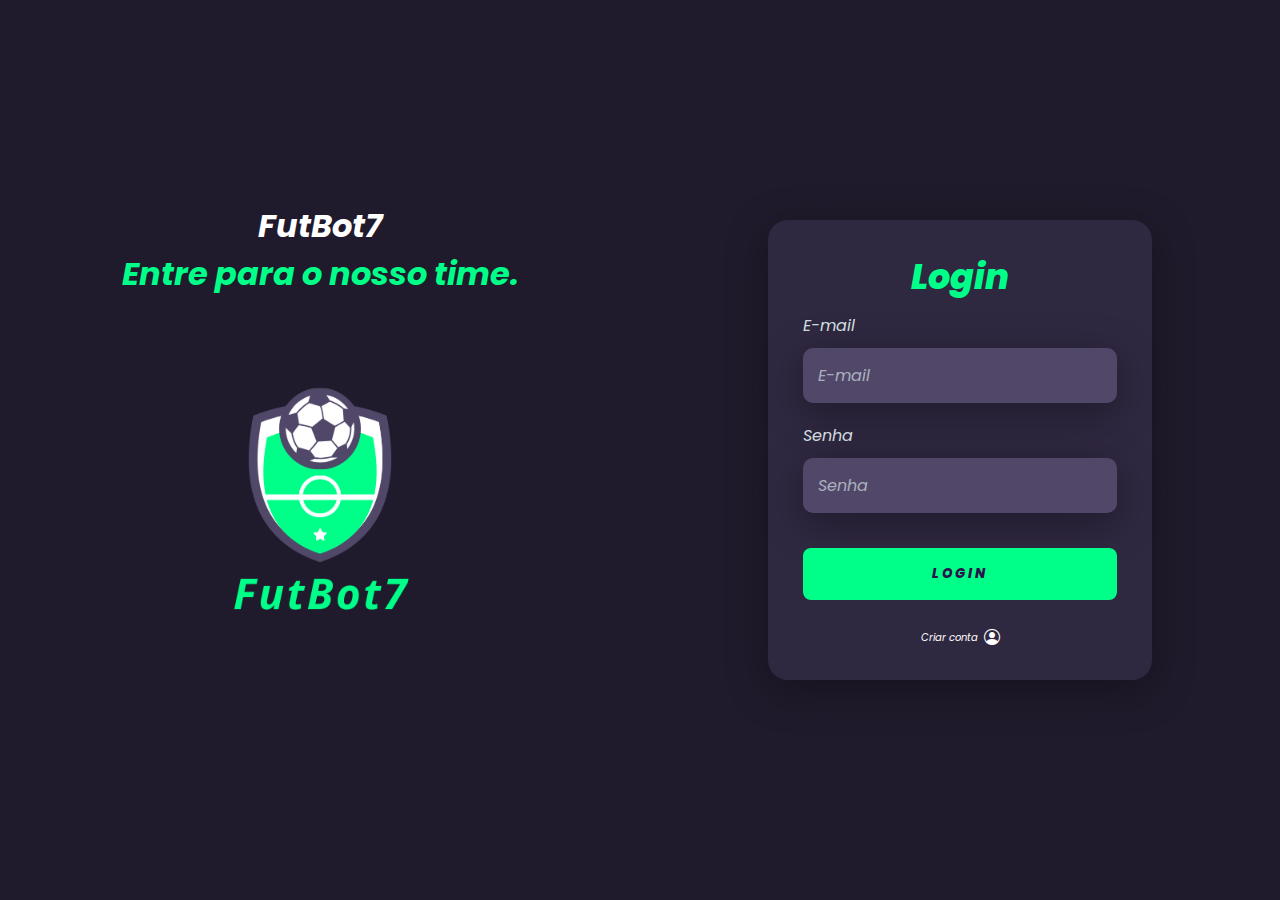
<file: index.html>
<!DOCTYPE html>
<html lang="pt-br">
<head>
    <meta charset="UTF-8">
    <meta name="viewport" content="width=device-width, initial-scale=1.0">
    <!--Google Fonts-->
    <link rel="preconnect" href="https://fonts.googleapis.com">
    <link rel="preconnect" href="https://fonts.gstatic.com" crossorigin>
    <link href="https://fonts.googleapis.com/css2?family=Poppins:ital,wght@0,400;0,500;0,600;0,800;1,400;1,500;1,600;1,800&display=swap" rel="stylesheet">
    <!--Bootstrap Icons-->
    <link rel="stylesheet" href="https://cdn.jsdelivr.net/npm/bootstrap-icons@1.11.3/font/bootstrap-icons.min.css">
    <link rel="stylesheet" href="src/CSS/login.css">
    <title>FutBot7(2)</title>
</head>
<body>
    <div class="main-login">
        <div class="left-login">
            <h1><span>FutBot7</span> <br>Entre para o nosso time.</h1>
            <img src="img/Fotbot7.png" alt="">
        </div>
        <div class="right-login">
            <div class="card-login">
                <h2>Login</h2>
                <div class="textfield">
                    <label for="email">E-mail</label>
                    <input type="email" name="email" placeholder="E-mail" id="email">
                </div>
                <div class="textfield">
                    <label for="password">Senha</label>
                    <input type="password" name="password" placeholder="Senha" id="password">
                </div>
                <button type="submit" onclick="login(); return false" class="btn-log">Login</button>
                <a class="pass-esc" href="createAcount.html">Criar conta <i class="bi bi-person-circle"></i></a>
            </div>
        </div>
    </div>

    <script src="src/javascript/login.js"></script>
</body>
</html>
</file>
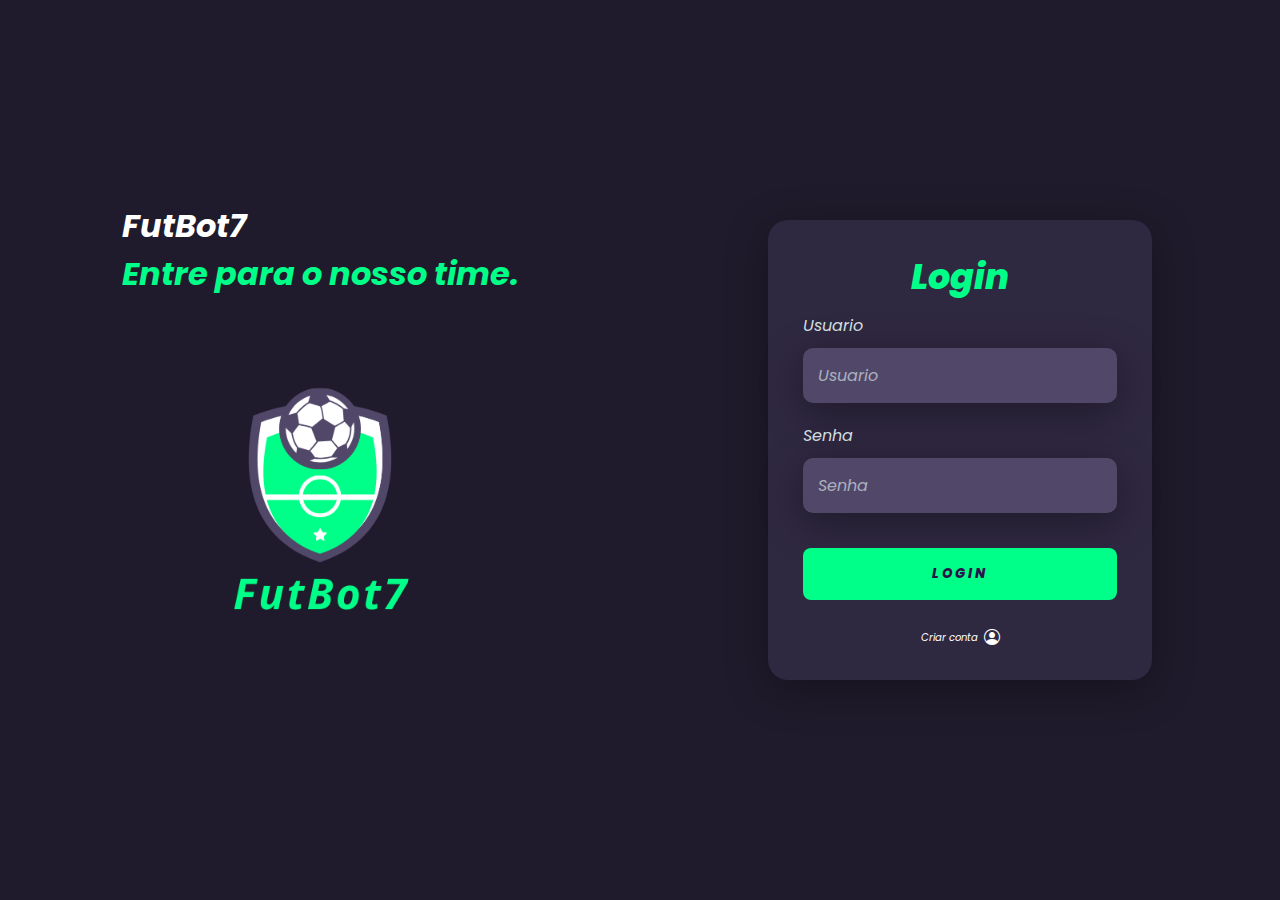
<file: login.html>
<!DOCTYPE html>
<html lang="pt-br">
<head>
    <meta charset="UTF-8">
    <meta name="viewport" content="width=device-width, initial-scale=1.0">
    <!--Google Fonts-->
    <link rel="preconnect" href="https://fonts.googleapis.com">
    <link rel="preconnect" href="https://fonts.gstatic.com" crossorigin>
    <link href="https://fonts.googleapis.com/css2?family=Poppins:ital,wght@0,400;0,500;0,600;0,800;1,400;1,500;1,600;1,800&display=swap" rel="stylesheet">
    <!--Bootstrap Icons-->
    <link rel="stylesheet" href="https://cdn.jsdelivr.net/npm/bootstrap-icons@1.11.3/font/bootstrap-icons.min.css">
    <link rel="stylesheet" href="login.css">
    <title>FutBot7(2)</title>
</head>
<body>
    <div class="main-login">
        <div class="left-login">
            <h1><span>FutBot7</span> <br>Entre para o nosso time.</h1>
            <img src="img/Fotbot7.png" alt="">
        </div>
        <div class="right-login">
            <div class="card-login">
                <h2>Login</h2>
                <div class="textfield">
                    <label for="usuario">Usuario</label>
                    <input type="text" name="usuario" placeholder="Usuario" id="login">
                </div>
                <div class="textfield">
                    <label for="senha">Senha</label>
                    <input type="password" name="senha" placeholder="Senha" id="pass">
                </div>
                <button type="submit" onclick="logar(); return false" class="btn-log">Login</button>
                <a class="pass-esc" href="#">Criar conta <i class="bi bi-person-circle"></i></a>
            </div>
        </div>
    </div>
</body>
</html>
</file>
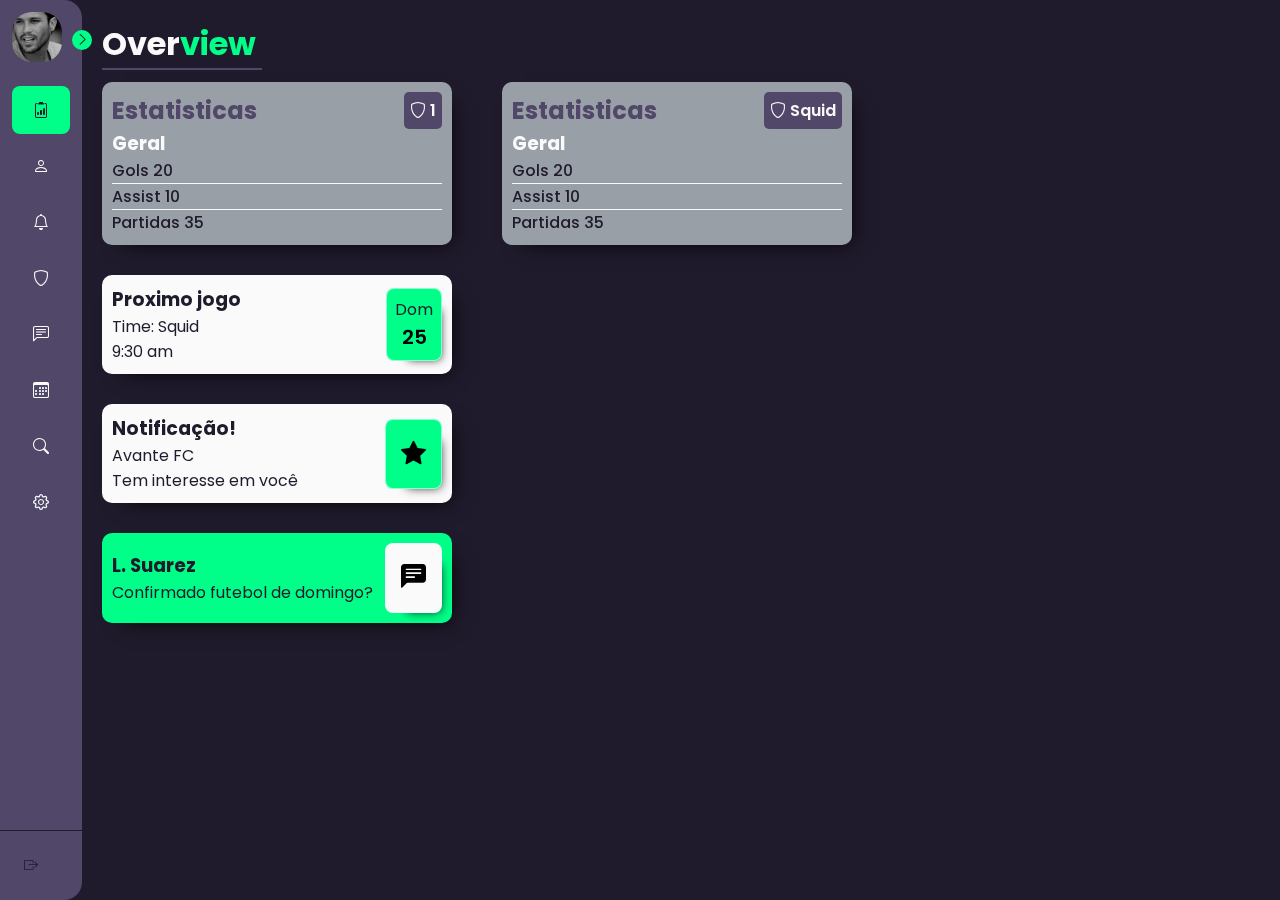
<file: profile.html>
<!DOCTYPE html>
<html lang="pt-br">
<head>
    <meta charset="UTF-8">
    <meta name="viewport" content="width=device-width, initial-scale=1.0">
    <!--Google Fonts-->
    <link rel="preconnect" href="https://fonts.googleapis.com">
    <link rel="preconnect" href="https://fonts.gstatic.com" crossorigin>
    <link href="https://fonts.googleapis.com/css2?family=Poppins:ital,wght@0,400;0,500;0,600;0,800;1,400;1,500;1,600;1,800&display=swap" rel="stylesheet">
    <!--Bootstrap Icons-->
    <link rel="stylesheet" href="https://cdn.jsdelivr.net/npm/bootstrap-icons@1.11.3/font/bootstrap-icons.min.css">
    <link rel="stylesheet" href="src/CSS/profile.css">
    <title>Perfil</title>
</head>
<body>
    <nav id="sidebar">
        <div id="sidebarContent">
              <div id="user">
                <img src="img/Avatar(2).jpeg" id="userAvatar" alt="Avatar">

                <p id="userInfos">
                    <span class="item-description">
                        Vinicius Pereira
                    </span>
                    <span class="item-description">
                        O Pai ta on
                    </span>
                </p>

             </div>

                <ul id="sideItems">
                    <li class="side-item active">
                        <a href="#">
                            <i class="bi bi-clipboard2-data"></i>
                            <span class="item-description">
                                Overview
                            </span> 
                        </a>
                    </li>

                    <li class="side-item">
                        <a href="#">
                            <i class="bi bi-person"></i>
                            <span class="item-description">
                                Atleta
                            </span> 
                        </a>
                    </li>

                    <li class="side-item">
                        <a href="#">
                            <i class="bi bi-bell"></i>
                            <span class="item-description">
                                Notificações
                            </span> 
                        </a>
                    </li>

                    <li class="side-item">
                        <a href="#">
                            <i class="bi bi-shield"></i>
                            <span class="item-description">
                                Times
                            </span> 
                        </a>
                    </li>

                    <li class="side-item">
                        <a href="#">
                            <i class="bi bi-chat-left-text"></i>
                            <span class="item-description">
                                Chat
                            </span> 
                        </a>
                    </li>

                    <li class="side-item">
                        <a href="#">
                            <i class="bi bi-calendar3"></i>
                            <span class="item-description">
                                Calendario
                            </span> 
                        </a>
                    </li>

                    <li class="side-item">
                        <a href="#">
                            <i class="bi bi-search"></i>
                            <span class="item-description">
                                Pesquisar
                            </span> 
                        </a>
                    </li>

                    <li class="side-item">
                        <a href="#">
                            <i class="bi bi-gear"></i>
                            <span class="item-description">
                                Configurações
                            </span> 
                        </a>
                    </li>
                </ul>

            <button id="openBtn">
                <i id="openBtnIcon" class="bi bi-chevron-right"></i>
            </button>
        </div>

        <div id="logout">
            <button id="logoutBtn">
                <i class="bi bi-box-arrow-right"></i>
                <span class="item-description">
                    Logout
                </span>
            </button>
        </div>     
    </nav>

    <main>
        <div class="menu-title">
            <h1>Over<span>view</span></h1>
        </div>
        <section class="overview">
            <div class="statistics">

                <div class="statistics-box">

                    <div class="header-box">
                        <h2>Estatisticas</h2>
                        <p><i class="bi bi-shield"></i> <span>1</span></p>
                    </div>
                    <div class="tab-box">
                        <h3>Geral</h3>
                        <div class="tab-box-res">
                            <p>Gols <span>20</span></p>
                            <p>Assist <span>10</span></p>
                            <p>Partidas <span>35</span></p>
                        </div>

                    </div>
                </div>
            </div>

            <div class="statistics">

                <div class="statistics-box 1">

                    <div class="header-box">
                        <h2>Estatisticas</h2>
                        <p><i class="bi bi-shield"></i> <span>Squid</span></p>
                    </div>
                    <div class="tab-box">
                        <h3>Geral</h3>
                        <div class="tab-box-res">
                            <p>Gols <span>20</span></p>
                            <p>Assist <span>10</span></p>
                            <p>Partidas <span>35</span></p>
                        </div>

                    </div>
                </div>
            </div>
        </section>
        <section class="calendar">
            <div class="header-calendar">
                <div class="text-calendar">
                    <h3>Proximo jogo</h3>
                        <p>Time: <span>Squid</span></p>
                        <p>9:30<span> am</span></p>
                </div>
                <div class="box-day">
                    <p>Dom</p>
                    <span>25</span>
                </div>
            </div>
        </section>

        <section class="calendar">
            <div class="header-calendar">
                <div class="text-calendar">
                    <h3>Notificação!</h3>
                        <p>Avante FC</p>
                        <p>Tem interesse em você</p>
                </div>
                <div class="box-day">
                    <i class="bi bi-star-fill"></i>
                </div>
            </div>
        </section>

        <section class="chat">
            <div class="header-chat">
                <div class="text-calendar">
                    <h3>L. Suarez</h3>
                        <p>Confirmado futebol de domingo?</p>
                </div>
                <div class="box-day-chat">
                    <i class="bi bi-chat-left-text-fill"></i>
                </div>
            </div>
        </section>
        
    </main>

    <script src="src/javascript/sidebar.js"></script>
</body>
</html>
</file>
<file: src/CSS/login.css>
*{
    margin: 0;
    padding: 0;
    font-family: "Poppins", sans-serif;
    font-style: italic;
    box-sizing: border-box;

}

.main-login{
    width: 100vw;
    height: 100vh;
    background-color: #201b2c;
    display: flex;
    justify-content: center;
    align-items: center;
}

.left-login{
    width: 50vw;
    height: 100vh;
    display: flex;
    justify-content: center;
    align-items: center;
    flex-direction: column;
}

.left-login > img{
    width: 400px;
}

.left-login > h1{
    color: #00ff88;
    text-align: center;
}

.left-login h1 >span{
    color: #fff;
}

.right-login{
    width: 50vw;
    height: 100vh;
    display: flex;
    justify-content: center;
    align-items: center;   
}

.card-login{
    width: 60%;
    display: flex;
    justify-content: center;
    align-items: center; 
    flex-direction: column;
    padding: 30px 35px;
    background: #2f2841;
    border-radius: 20px;
    box-shadow: 0px 10px 40px #00000056;
}

.card-login h2 {
    font-size: 35px;
    color: #00ff88;
    font-weight: 800;
    margin: 0;
}

.textfield{
    width: 100%;
    display: flex;
    flex-direction: column;
    align-items: flex-start;
    justify-content: center;
    margin: 10px 0;
}

.textfield > input{
    width: 100%;
    border: none;
    border-radius: 10px;
    padding: 15px;
    background: #514869;
    color: #f0ffffde;
    font-size: 12pt;
    box-shadow: 0px 10px 40px #00000056;
    outline: none;
    box-sizing: border-box;
}

.textfield > label{
    color: #f0ffffde;
    margin-bottom: 10px;
}

.textfield > input::placeholder{
    color: #f0ffff94;
}

.btn-log{
    width: 100%;
    padding: 16px 0;
    margin: 25px;
    border: none;
    border-radius: 8px;
    outline: none;
    text-transform: uppercase;
    font-weight: 800;
    letter-spacing: 3px;
    color: #2b134b;
    background: #00ff88;
    transition: .2s ease-in;
    cursor: pointer;
    
}

.btn-log:hover{
    box-shadow: 0px 0px 10px 10px #00ff8052; 
}

.pass-esc{
    color: #fff;
    text-decoration: none;
    font-size: 10px;
    font-style: italic;
    cursor: pointer;
    align-items: center;
    justify-content: center;
    display: flex;
}

.pass-esc i{
    font-size: 16px;
    margin-left: 6px;

}

.pass-esc:hover{
   color: #00ff88;
}

@media only screen and (max-width: 950px){
    .card-login{
        width: 85%;
    }
}

@media (max-width: 600px){

    body{
        width: 100%;
        height: 100vh;
        overflow-x: hidden;
    }

    .main-login{
        display: flex;
        flex-direction: column;
        align-items: center;
        justify-content: center;
        background-image: url(img/Goal!\ \(3\).png);
        background-repeat: no-repeat;
        background-position: center;
        background-size: cover;
    }

    .left-login{
        display: flex;
        flex-direction: column;
        align-items: center;
        justify-content: center;
        height: 50vh;

    }

    .left-login h1{
        font-size: 25px;
        text-align: center;
        margin: 0;
    }

    .left-login img{
        width: 150px;
        margin: 0;
    }

    .right-login{
        width: 400px;
        margin-top: -100px;
    }

}
</file>
<file: login.css>
*{
    margin: 0;
    padding: 0;
    font-family: "Poppins", sans-serif;
    font-style: italic;
    box-sizing: border-box;

}

.main-login{
    width: 100vw;
    height: 100vh;
    background-color: #201b2c;
    display: flex;
    justify-content: center;
    align-items: center;
}

.left-login{
    width: 50vw;
    height: 100vh;
    display: flex;
    justify-content: center;
    align-items: center;
    flex-direction: column;
}

.left-login > img{
    width: 400px;
}

.left-login > h1{
    color: #00ff88;
}

.left-login h1 >span{
    color: #fff;
}

.right-login{
    width: 50vw;
    height: 100vh;
    display: flex;
    justify-content: center;
    align-items: center;   
}

.card-login{
    width: 60%;
    display: flex;
    justify-content: center;
    align-items: center; 
    flex-direction: column;
    padding: 30px 35px;
    background: #2f2841;
    border-radius: 20px;
    box-shadow: 0px 10px 40px #00000056;
}

.card-login h2 {
    font-size: 35px;
    color: #00ff88;
    font-weight: 800;
    margin: 0;
}

.textfield{
    width: 100%;
    display: flex;
    flex-direction: column;
    align-items: flex-start;
    justify-content: center;
    margin: 10px 0;
}

.textfield > input{
    width: 100%;
    border: none;
    border-radius: 10px;
    padding: 15px;
    background: #514869;
    color: #f0ffffde;
    font-size: 12pt;
    box-shadow: 0px 10px 40px #00000056;
    outline: none;
    box-sizing: border-box;
}

.textfield > label{
    color: #f0ffffde;
    margin-bottom: 10px;
}

.textfield > input::placeholder{
    color: #f0ffff94;
}

.btn-log{
    width: 100%;
    padding: 16px 0;
    margin: 25px;
    border: none;
    border-radius: 8px;
    outline: none;
    text-transform: uppercase;
    font-weight: 800;
    letter-spacing: 3px;
    color: #2b134b;
    background: #00ff88;
    transition: .2s ease-in;
    cursor: pointer;
    
}

.btn-log:hover{
    box-shadow: 0px 0px 10px 10px #00ff8052; 
}

.pass-esc{
    color: #fff;
    text-decoration: none;
    font-size: 10px;
    font-style: italic;
    cursor: pointer;
    align-items: center;
    justify-content: center;
    display: flex;
}

.pass-esc i{
    font-size: 16px;
    margin-left: 6px;

}

.pass-esc:hover{
   color: #00ff88;
}

@media only screen and (max-width: 950px){
    .card-login{
        width: 85%;
    }
}

@media (max-width: 600px){

    body{
        width: 100%;
        height: 100vh;
        overflow-x: hidden;
    }

    .main-login{
        display: flex;
        flex-direction: column;
        align-items: center;
        justify-content: center;
        background-image: url(img/Goal!\ \(3\).png);
        background-repeat: no-repeat;
        background-position: center;
        background-size: cover;
    }

    .left-login{
        display: flex;
        flex-direction: column;
        align-items: center;
        justify-content: center;
        height: 50vh;

    }

    .left-login h1{
        font-size: 25px;
        text-align: center;
        margin: 0;
    }

    .left-login img{
        width: 150px;
        margin: 0;
    }

    .right-login{
        width: 400px;
        margin-top: -100px;
    }

}
</file>
<file: src/CSS/profile.css>
*{
    margin: 0;
    padding: 0;
    box-sizing: border-box;
    font-family: "Poppins", sans-serif;
}

body{
    display: flex;
    min-height: 100vh;
    background-color: #201b2c;
}

main{
    width: 100%;
    padding: 20px;
    position: fixed;
    z-index: 1;
    padding-left: calc(82px + 20px);
}

#sidebar{
    display: flex;
    flex-direction: column;
    justify-content: space-between;
    background-color: #514869;
    height: 100vh;
    border-radius: 0px 18px 18px 0px;
    position: relative;
    transition: all .5s;
    min-width: 82px;
    z-index: 2;
}

#sidebarContent{
    padding: 12px;
}

#user{
    display: flex;
    align-items: center;
    gap: 8px;
    margin-bottom: 24px;
}

#userAvatar{
    width: 50px;
    height: 50px;
    object-fit: cover;
    border-radius: 20px;
}

#userInfos{
    display: flex;
    flex-direction: column;
}

#userInfos span:last-child{
    color: #fafafa;
    font-size: 12px;
}

#sideItems{
    display: flex;
    flex-direction: column;
    gap: 8px;
    list-style: none;
}

.side-item{
    border-radius: 8px;
    padding: 14px;
    cursor: pointer;
}

.side-item.active{
    background-color: #00ff88;
}

.side-item:hover:not(.active),
#logoutBtn:hover {
    background-color: #f0ffff94;
}

.side-item a{
    text-decoration: none;
    display: flex;
    align-items: center;
    justify-content: center;
    color: #fafafa;
}

.side-item.active a{
    color: #201b2c;
}

.side-item a i {
    display: flex;
    align-items: center;
    justify-content: center;
    width: 20px;
    height: 20px;
}

#logout{
    border-top: 1.5px solid #201b2c;
    padding: 12px;
}

#logoutBtn{
    border: none;
    padding: 12px;
    font-size: 14px;
    display: flex;
    gap: 20px;
    align-items: center;
    border-radius: 8px;
    text-align: start;
    cursor: pointer;
    background: transparent;
    color: #201b2c;
}

#openBtn{
    position: absolute;
    top: 30px;
    right: -10px;
    background-color: #00ff88;
    border: none;
    color: #201b2c;
    border-radius: 100%;
    width: 20px;
    height: 20px;
    cursor: pointer;
}

#openBtnIcon{
    display: inline-block;
   transition: transform .3s ease; 
}

.open-sidebar #openBtnIcon{
    transform: rotate(180deg);
}

.item-description{
    width: 0px;
    overflow: hidden;
    white-space: nowrap;
    text-overflow: ellipsis;
    font-size: 14px;
    transition: width .6s;
    height: 0;
}

#sidebar.open-sidebar{
    min-width: 15%;
}

#sidebar.open-sidebar .item-description{
    width: 150px;
    height: auto;
}

#sidebar.open-sidebar .side-item a{
    justify-content: flex-start;
    gap: 14px;
}

main .menu-title h1{
    color: #fafafa;
    border-bottom: 2px solid #514869;
    width: 160px;
}

main .menu-title h1 span{
    color: #00ff88;
}

.overview{
    display: flex;
    align-items: center;
    gap: 50px;
}

.statistics-box{
    margin-top: 12px;
    width: 350px;
    background-color: #f0ffff94;
    padding: 10px;
    border-radius: 10px;
    box-shadow: 10px 10px 20px -12px #000000;
}

.header-box{
    display: flex;
    align-items: center;
    justify-content: space-between;
}

.header-box h2{
    color: #514869;
}

.header-box p{
    color: #fafafa;
    background-color: #514869;
    padding: 6px;
    border-radius: 5px;
    font-weight: 600;
}

.header-box p i{
    font-weight: 600;
}

.tab-box h3{
    color: #fafafa;
}

.tab-box-res{
    display: flex;
    flex-direction: column;
    align-items: start;
    justify-content: space-between;
}

.tab-box-res{
    color: #201b2c;
    font-weight: 500;
}

.tab-box-res p:not(:last-child){
    border-bottom: 1px solid #fafafa;
    width: 100%;
}

.calendar{
    display: flex;
    margin-top: 30px;
}

.header-calendar{
    display: flex;
    align-items: center;
    justify-content: space-between;
    width: 350px;
    background-color: #fafafa;
    padding: 10px;
    border-radius: 10px;
    box-shadow: 10px 10px 20px -12px #000000;
}

.text-calendar h3{
    color: #201b2c;
}

.text-calendar p{
    color: #201b2c;
    font-weight: 400;
}

.box-day{
    display: flex;
    flex-direction: column;
    align-items: center;
    justify-content: center;
    background-color: #00ff88;
    padding: 8px;
    border: 1px solid #f0ffff94;
    border-radius: 8px;
    box-shadow: 10px 10px 10px -12px #000000;
}

.box-day p{
    color: #201b2c;
    font-size: 16px;
}

.box-day span{
    font-size: 20px;
    font-weight: 600;
}

.box-day i{
    font-size: 25px;
    padding: 7px;
}

.chat{
    display: flex;
    margin-top: 30px;
}

.header-chat{
    display: flex;
    align-items: center;
    justify-content: space-between;
    width: 350px;
    background-color: #00ff88;
    padding: 10px;
    border-radius: 10px;
    box-shadow: 10px 10px 20px -12px #000000;
}

.box-day-chat{
    display: flex;
    flex-direction: column;
    align-items: center;
    justify-content: center;
    background-color: #fafafa;
    padding: 8px;
    border: 1px solid #f0ffff94;
    border-radius: 8px;
    box-shadow: 10px 10px 10px -12px #000000;
}

.box-day-chat i{
    font-size: 25px;
    padding: 7px;
}




@media (max-width: 600px){

    .statistics-box{
        width: 270px;
    }

    .header-calendar{
        width: 270px;
    }

    .header-chat{
        width: 270px;
    }

}
</file>
